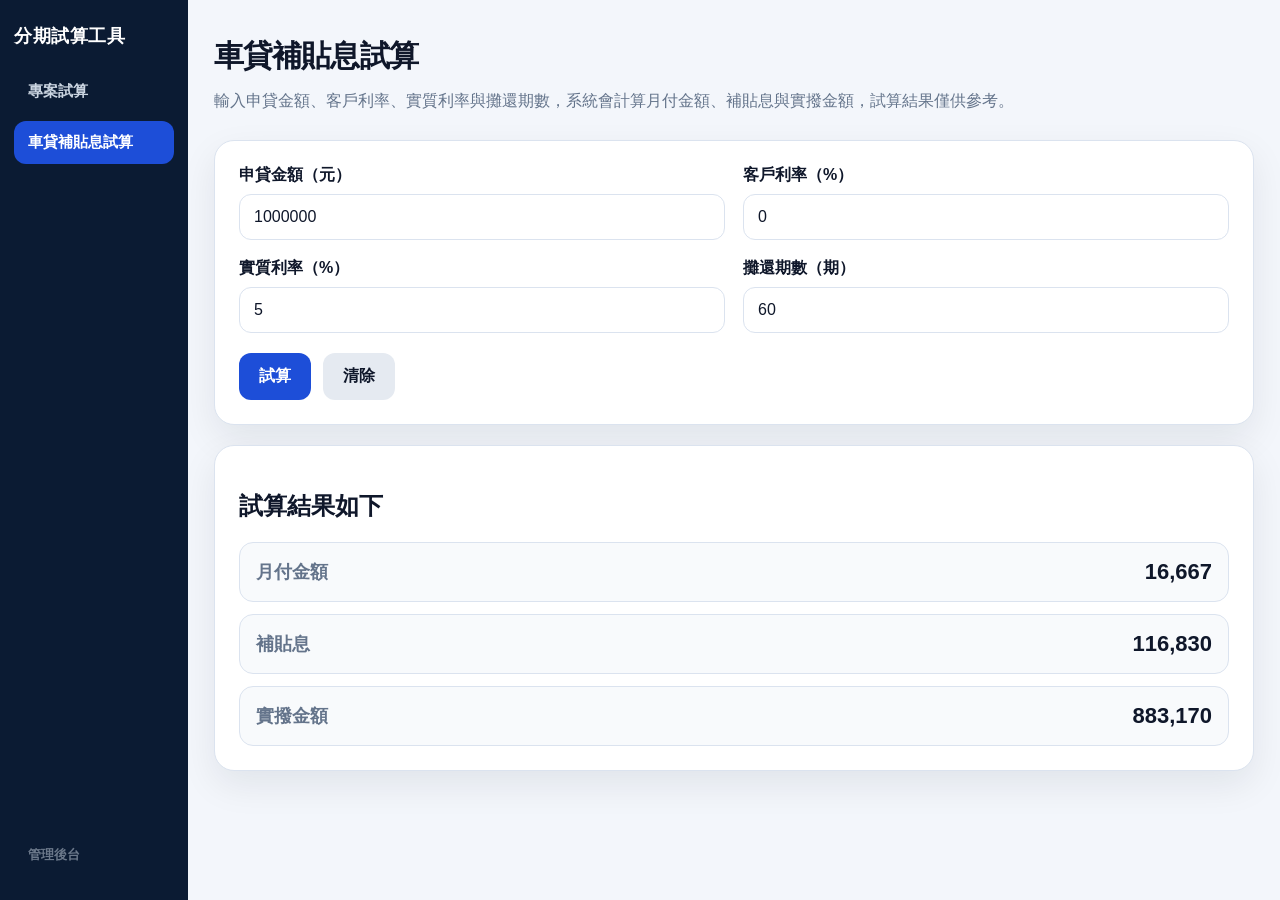
<file: car-loan.html>
<!DOCTYPE html>
<html lang="zh-Hant">

<head>
<meta charset="UTF-8">
<meta name="viewport" content="width=device-width, initial-scale=1.0">

<title>車貸補貼息試算｜分期試算工具</title>

<link rel="stylesheet" href="css/style.css">
<link rel="stylesheet" href="css/car-loan.css">
</head>

<body>

<div class="app-layout">
  <aside class="sidebar">
    <div class="sidebar-title">分期試算工具</div>

    <nav class="sidebar-nav">
      <a href="index.html">專案試算</a>
      <a href="car-loan.html" class="active">車貸補貼息試算</a>
      <a href="admin.html">管理後台</a>
    </nav>
  </aside>

  <main class="main-content">
    <div class="wrap">
      <h1 class="title">車貸補貼息試算</h1>
      <p class="subtitle">
        輸入申貸金額、客戶利率、實質利率與攤還期數，系統會計算月付金額、補貼息與實撥金額，試算結果僅供參考。
      </p>

      <div class="card">
        <div class="grid">
          <div class="field">
            <label for="loanAmount">申貸金額（元）</label>
            <input id="loanAmount" type="number" value="1000000">
          </div>

          <div class="field">
            <label for="customerRate">客戶利率（%）</label>
            <input id="customerRate" type="number" step="0.01" value="0">
          </div>

          <div class="field">
            <label for="realRate">實質利率（%）</label>
            <input id="realRate" type="number" step="0.01" value="5">
          </div>

          <div class="field">
            <label for="term">攤還期數（期）</label>
            <input id="term" type="number" value="60">
          </div>
        </div>

        <div class="actions">
          <button id="calculateBtn" type="button">試算</button>
          <button id="clearBtn" type="button" class="ghost">清除</button>
        </div>

        <div id="notice" class="notice"></div>
      </div>

      <div class="card">
        <h2 class="section-title">試算結果如下</h2>

        <div id="resultBox" class="car-result">
          <div class="empty">請輸入資料後試算。</div>
        </div>
      </div>
    </div>
  </main>
</div>

<script src="js/finance.js"></script>
<script src="js/carLoan.js"></script>

<script>
  document.addEventListener("DOMContentLoaded", () => {
    const calculateBtn = document.getElementById("calculateBtn");
    const clearBtn = document.getElementById("clearBtn");

    calculateBtn.addEventListener("click", calculate);
    clearBtn.addEventListener("click", clearForm);

    ["loanAmount", "customerRate", "realRate", "term"].forEach(id => {
      document.getElementById(id).addEventListener("input", calculate);
    });

    calculate();
  });

  function calculate() {
    const notice = document.getElementById("notice");
    const resultBox = document.getElementById("resultBox");

    notice.textContent = "";
    notice.style.display = "none";

    try {
      const result = CarLoanCalculator.calculateCarLoan({
        loanAmount: document.getElementById("loanAmount").value,
        customerRate: document.getElementById("customerRate").value,
        realRate: document.getElementById("realRate").value,
        term: document.getElementById("term").value
      });

      resultBox.innerHTML = `
        <div class="result-row">
          <span>月付金額</span>
          <strong>${CarLoanCalculator.formatMoney(result.monthlyPayment)}</strong>
        </div>

        <div class="result-row">
          <span>補貼息</span>
          <strong>${CarLoanCalculator.formatMoney(result.subsidy)}</strong>
        </div>

        <div class="result-row">
          <span>實撥金額</span>
          <strong>${CarLoanCalculator.formatMoney(result.actualDisbursement)}</strong>
        </div>
      `;

    } catch (err) {
      notice.textContent = err.message;
      notice.style.display = "block";

      resultBox.innerHTML = `
        <div class="empty">請確認輸入資料。</div>
      `;
    }
  }

  function clearForm() {
    document.getElementById("loanAmount").value = "";
    document.getElementById("customerRate").value = "";
    document.getElementById("realRate").value = "";
    document.getElementById("term").value = "";

    document.getElementById("resultBox").innerHTML = `
      <div class="empty">請輸入資料後試算。</div>
    `;
  }
</script>

</body>
</html>
</file>
<file: css/style.css>
:root {
  --bg: #f3f6fb;
  --card: #ffffff;
  --text: #0f172a;
  --muted: #64748b;
  --line: #dbe3ef;
  --primary: #1d4ed8;
  --primary-dark: #1e40af;
  --soft-primary: #eaf1ff;
  --danger: #b91c1c;
  --warning-bg: #fff7ed;
  --warning-line: #fdba74;
  --shadow: 0 14px 36px rgba(15, 23, 42, 0.08);
}

* {
  box-sizing: border-box;
}

body {
  margin: 0;
  font-family: "Noto Sans TC", "Microsoft JhengHei", Arial, sans-serif;
  background: var(--bg);
  color: var(--text);
}

.app-layout {
  min-height: 100vh;
  display: flex;
}

.sidebar {
  width: 188px;
  background: #0b1b33;
  color: #fff;
  padding: 24px 14px;
  display: flex;
  flex-direction: column;
  position: sticky;
  top: 0;
  height: 100vh;
}

.sidebar-title {
  font-size: 18px;
  font-weight: 900;
  margin-bottom: 22px;
  letter-spacing: 0.03em;
}

.sidebar-nav {
  display: flex;
  flex-direction: column;
  gap: 8px;
  height: 100%;
}

.sidebar-nav a {
  color: #cbd5e1;
  text-decoration: none;
  font-weight: 800;
  padding: 12px 14px;
  border-radius: 12px;
  font-size: 15px;
}

.sidebar-nav a:hover,
.sidebar-nav a.active {
  background: var(--primary);
  color: #fff;
}

.sidebar-nav a[href="admin.html"] {
  margin-top: auto;
  font-size: 13px;
  opacity: 0.5;
  background: transparent;
}

.sidebar-nav a[href="admin.html"]:hover {
  opacity: 1;
  background: rgba(255, 255, 255, 0.1);
}

.main-content {
  flex: 1;
  min-width: 0;
}

.wrap {
  width: min(1040px, calc(100% - 40px));
  margin: 0 auto;
  padding: 36px 0 56px;
}

.title {
  margin: 0 0 10px;
  font-size: 30px;
  font-weight: 950;
  letter-spacing: -0.03em;
}

.subtitle {
  margin: 0 0 24px;
  color: var(--muted);
  line-height: 1.8;
}

.card {
  background: var(--card);
  border: 1px solid var(--line);
  border-radius: 20px;
  box-shadow: var(--shadow);
  padding: 24px;
  margin-bottom: 20px;
}

.grid,
.dynamic-grid {
  display: grid;
  grid-template-columns: 1fr 1fr;
  gap: 18px;
}

.full-span {
  grid-column: 1 / -1;
}

.field label {
  display: block;
  font-weight: 900;
  margin-bottom: 8px;
}

.field input,
.field select {
  width: 100%;
  min-height: 46px;
  border: 1px solid var(--line);
  border-radius: 12px;
  padding: 10px 14px;
  font-size: 16px;
  background: #fff;
  color: var(--text);
}

.field input:focus,
.field select:focus {
  outline: 3px solid var(--soft-primary);
  border-color: var(--primary);
}

.field small {
  display: block;
  margin-top: 8px;
  color: var(--muted);
  line-height: 1.6;
}

.actions {
  display: flex;
  gap: 12px;
  align-items: center;
  margin-top: 20px;
  flex-wrap: wrap;
}

button,
.ghost-link {
  border: 0;
  border-radius: 12px;
  padding: 13px 20px;
  font-size: 16px;
  font-weight: 900;
  cursor: pointer;
  text-decoration: none;
}

button {
  background: var(--primary);
  color: #fff;
}

button:hover {
  background: var(--primary-dark);
}

button.ghost,
.ghost-link {
  background: #e5eaf1;
  color: #0f172a;
}

button.ghost:hover,
.ghost-link:hover {
  background: #d8e0ea;
}

.notice {
  display: none;
  margin-top: 18px;
  padding: 14px 16px;
  border-radius: 14px;
  border: 1px solid var(--warning-line);
  background: var(--warning-bg);
  color: #c2410c;
  font-weight: 800;
}

.meta {
  display: flex;
  flex-wrap: wrap;
  gap: 14px 20px;
  margin-top: 18px;
  color: var(--muted);
}

.meta strong {
  color: var(--text);
}

/* ================================
   表格區：Excel 凍結第一欄
================================ */

.table-wrap {
  width: 100%;
  overflow-x: auto;
  overflow-y: visible;
  -webkit-overflow-scrolling: touch;
}

.compare-table-wrap {
  width: 100%;
  overflow-x: auto;
  overflow-y: visible;
  -webkit-overflow-scrolling: touch;
  border-radius: 16px;
}

/* 提示使用者可左右滑 */
.compare-table-wrap::after {
  content: "← 左右滑動查看更多 →";
  display: none;
  padding: 8px 4px 0;
  color: var(--muted);
  font-size: 12px;
  text-align: center;
}

table {
  border-collapse: separate;
  border-spacing: 0;
  width: 100%;
}

.compare-table {
  width: max-content;
  min-width: 100%;
  table-layout: auto;
}

/* 所有表格文字不換行 */
th,
td {
  padding: 14px 16px;
  border-bottom: 1px solid var(--line);
  white-space: nowrap;
  word-break: normal;
  overflow-wrap: normal;
  vertical-align: middle;
  background: #fff;
}

th {
  background: #f8fafc;
  font-weight: 950;
  color: var(--text);
}

td {
  text-align: right;
  font-weight: 800;
  color: var(--text);
}

/* 第一欄凍結 */
.compare-table th:first-child,
.compare-table td:first-child {
  position: sticky;
  left: 0;
  z-index: 3;
  width: 118px;
  min-width: 118px;
  max-width: 118px;
  text-align: left;
  font-weight: 950;
  color: var(--muted);
  background: #fff;
  box-shadow: 8px 0 14px rgba(15, 23, 42, 0.08);
}

/* 表頭第一格層級最高 */
.compare-table thead th:first-child {
  z-index: 5;
  background: #f8fafc;
  color: var(--text);
}

/* 表頭其他格 */
.compare-table thead th {
  background: #f8fafc;
  text-align: center;
}

/* 右側利率欄位固定寬度，方便滑動比較 */
.compare-table th:not(:first-child),
.compare-table td:not(:first-child) {
  min-width: 150px;
  text-align: right;
}

/* 一般非 compare table */
table:not(.compare-table) {
  width: 100%;
  table-layout: fixed;
}

table:not(.compare-table) th:first-child,
table:not(.compare-table) td:first-child {
  text-align: left;
  font-weight: 900;
}

.empty {
  padding: 36px 18px;
  text-align: center;
  color: var(--muted);
  font-weight: 800;
}

/* ================================
   TOYOTA / LEXUS / 1.88 單筆結果卡片
================================ */

.result-card-list {
  display: flex;
  flex-direction: column;
  gap: 14px;
}

.result-card {
  border: 1px solid var(--line);
  border-radius: 16px;
  overflow: hidden;
  background: #fff;
}

.result-card-row {
  display: flex;
  justify-content: space-between;
  gap: 16px;
  padding: 15px 18px;
  border-bottom: 1px solid var(--line);
}

.result-card-row:last-child {
  border-bottom: 0;
}

.result-card-label {
  color: var(--muted);
  font-weight: 900;
}

.result-card-value {
  font-weight: 950;
  text-align: right;
  word-break: break-word;
  overflow-wrap: anywhere;
}

/* ================================
   手機版
================================ */

@media (max-width: 860px) {
  .app-layout {
    display: block;
  }

  .sidebar {
    width: 100%;
    height: auto;
    position: sticky;
    top: 0;
    z-index: 20;
    padding: 12px 12px;
  }

  .sidebar-title {
    font-size: 16px;
    margin-bottom: 10px;
  }

  .sidebar-nav {
    flex-direction: row;
    gap: 8px;
    overflow-x: auto;
    height: auto;
  }

  .sidebar-nav a {
    white-space: nowrap;
    font-size: 14px;
    padding: 10px 12px;
  }

  .sidebar-nav a[href="admin.html"] {
    margin-top: 0;
    margin-left: auto;
    opacity: 0.35;
    font-size: 12px;
  }

  .wrap {
    width: min(100% - 24px, 720px);
    padding: 24px 0 40px;
  }

  .title {
    font-size: 26px;
  }

  .card {
    padding: 18px;
    border-radius: 18px;
  }

  .grid,
  .dynamic-grid {
    grid-template-columns: 1fr;
  }

  .actions button,
  .actions .ghost-link {
    flex: 1;
  }

  .result-card-row {
    padding: 14px;
  }
}

@media (max-width: 768px) {
  .result-card-shell {
    padding: 12px;
  }

  .compare-table-wrap {
    overflow-x: auto;
    overflow-y: visible;
  }

  .compare-table-wrap::after {
    display: block;
  }

  .compare-table {
    width: max-content;
    min-width: 100%;
  }

  .compare-table th,
  .compare-table td {
    padding: 13px 14px;
    font-size: 15px;
    line-height: 1.45;
    white-space: nowrap;
  }

  .compare-table th:first-child,
  .compare-table td:first-child {
    width: 92px;
    min-width: 92px;
    max-width: 92px;
    padding-left: 12px;
    padding-right: 10px;
    font-size: 15px;
    white-space: nowrap;
  }

  .compare-table th:not(:first-child),
  .compare-table td:not(:first-child) {
    min-width: 132px;
    font-size: 15px;
  }

  /* 中古尊榮欄位比較多，但仍維持正常可讀字級 */
  .compare-table-zhonggu th:not(:first-child),
  .compare-table-zhonggu td:not(:first-child) {
    min-width: 112px;
    font-size: 14px;
  }

  .compare-table-zhonggu th:first-child,
  .compare-table-zhonggu td:first-child {
    width: 86px;
    min-width: 86px;
    max-width: 86px;
    font-size: 14px;
  }
}

@media (max-width: 390px) {
  .compare-table th,
  .compare-table td {
    padding: 12px 12px;
    font-size: 14px;
  }

  .compare-table th:first-child,
  .compare-table td:first-child {
    width: 84px;
    min-width: 84px;
    max-width: 84px;
    font-size: 14px;
  }

  .compare-table th:not(:first-child),
  .compare-table td:not(:first-child) {
    min-width: 122px;
    font-size: 14px;
  }

  .compare-table-zhonggu th:not(:first-child),
  .compare-table-zhonggu td:not(:first-child) {
    min-width: 106px;
    font-size: 13px;
  }

  .compare-table-zhonggu th:first-child,
  .compare-table-zhonggu td:first-child {
    width: 80px;
    min-width: 80px;
    max-width: 80px;
    font-size: 13px;
  }
}
</file>
<file: css/car-loan.css>
.car-result {
  display: flex;
  flex-direction: column;
  gap: 12px;
}

.result-row {
  display: flex;
  justify-content: space-between;
  align-items: center;
  padding: 16px;
  border: 1px solid var(--line);
  border-radius: 14px;
  background: #f8fafc;
  font-size: 18px;
}

.result-row span {
  color: var(--muted);
  font-weight: 700;
}

.result-row strong {
  font-size: 22px;
}

@media (max-width: 860px) {
  .result-row {
    font-size: 16px;
  }

  .result-row strong {
    font-size: 20px;
  }
}
</file>
